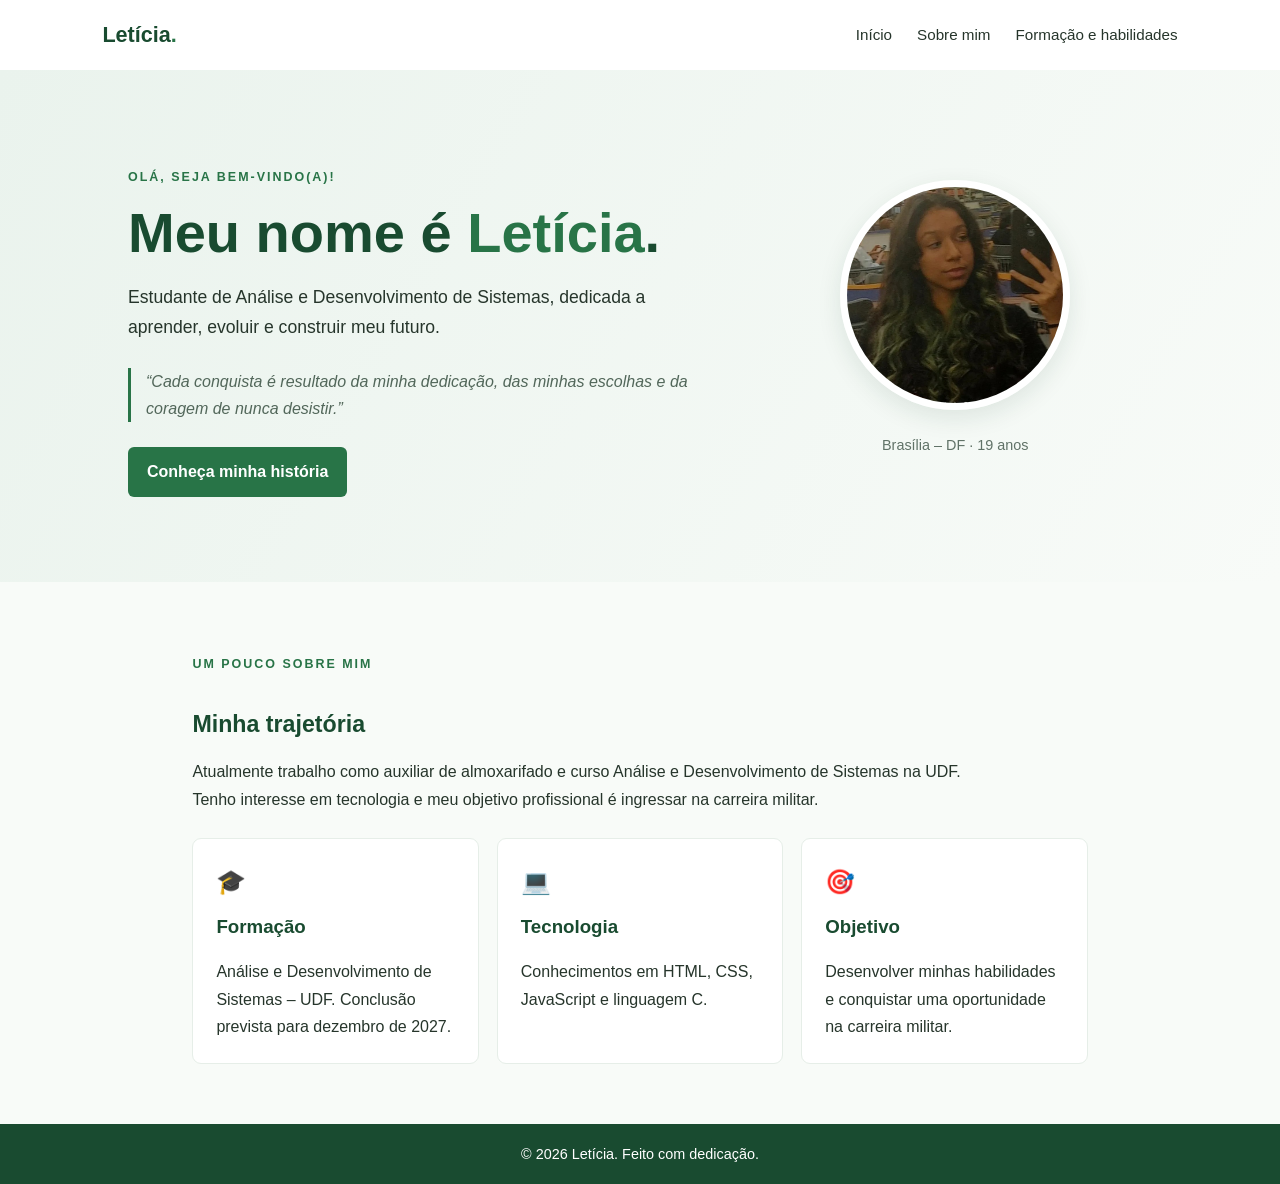
<file: index.html>
<!DOCTYPE html>
<html lang="pt-BR">
<head>
  <meta charset="UTF-8">
  <meta name="viewport" content="width=device-width, initial-scale=1.0">
  <meta name="description" content="Portfólio pessoal de Letícia, estudante de Análise e Desenvolvimento de Sistemas.">
  <title>Letícia | Meu Portfólio</title>
  <link rel="stylesheet" href="css/style.css">
  <script src="js/script.js" defer></script>
</head>
<body>
  <header class="cabecalho">
    <a class="logo" href="index.html">Letícia<span>.</span></a>
    <button class="menu-btn" id="menuBtn" aria-label="Abrir menu" aria-expanded="false">☰</button>
    <nav id="menu" class="menu">
      <a href="index.html">Início</a>
      <a href="pages/sobre.html">Sobre mim</a>
      <a href="pages/projetos.html">Formação e habilidades</a>
    </nav>
  </header>

  <main>
    <section class="destaque">
      <div class="apresentacao">
        <p class="etiqueta">OLÁ, SEJA BEM-VINDO(A)!</p>
        <h1>Meu nome é <span>Letícia</span>.</h1>
        <p class="subtitulo">Estudante de Análise e Desenvolvimento de Sistemas, dedicada a aprender, evoluir e construir meu futuro.</p>
        <p class="frase">“Cada conquista é resultado da minha dedicação, das minhas escolhas e da coragem de nunca desistir.”</p>
        <a class="botao" href="pages/sobre.html">Conheça minha história</a>
      </div>
      <div class="foto-area">
        <img src="images/minha-foto.jpg" alt="Foto de Letícia" class="foto-perfil"
             onerror="this.style.display='none'; this.nextElementSibling.style.display='flex';">
        <div class="foto-placeholder">Sua foto<br> aqui</div>
        <p>Brasília – DF · 19 anos</p>
      </div>
    </section>

    <section class="secao">
      <p class="etiqueta">UM POUCO SOBRE MIM</p>
      <h2>Minha trajetória</h2>
      <p class="texto-intro">Atualmente trabalho como auxiliar de almoxarifado e curso Análise e Desenvolvimento de Sistemas na UDF. Tenho interesse em tecnologia e meu objetivo profissional é ingressar na carreira militar.</p>
      <div class="cartoes">
        <article class="cartao"><div class="icone">🎓</div><h3>Formação</h3><p>Análise e Desenvolvimento de Sistemas – UDF. Conclusão prevista para dezembro de 2027.</p></article>
        <article class="cartao"><div class="icone">💻</div><h3>Tecnologia</h3><p>Conhecimentos em HTML, CSS, JavaScript e linguagem C.</p></article>
        <article class="cartao"><div class="icone">🎯</div><h3>Objetivo</h3><p>Desenvolver minhas habilidades e conquistar uma oportunidade na carreira militar.</p></article>
      </div>
    </section>
  </main>

  <footer><p>© <span id="ano"></span> Letícia. Feito com dedicação.</p></footer>
</body>
</html>
</file>
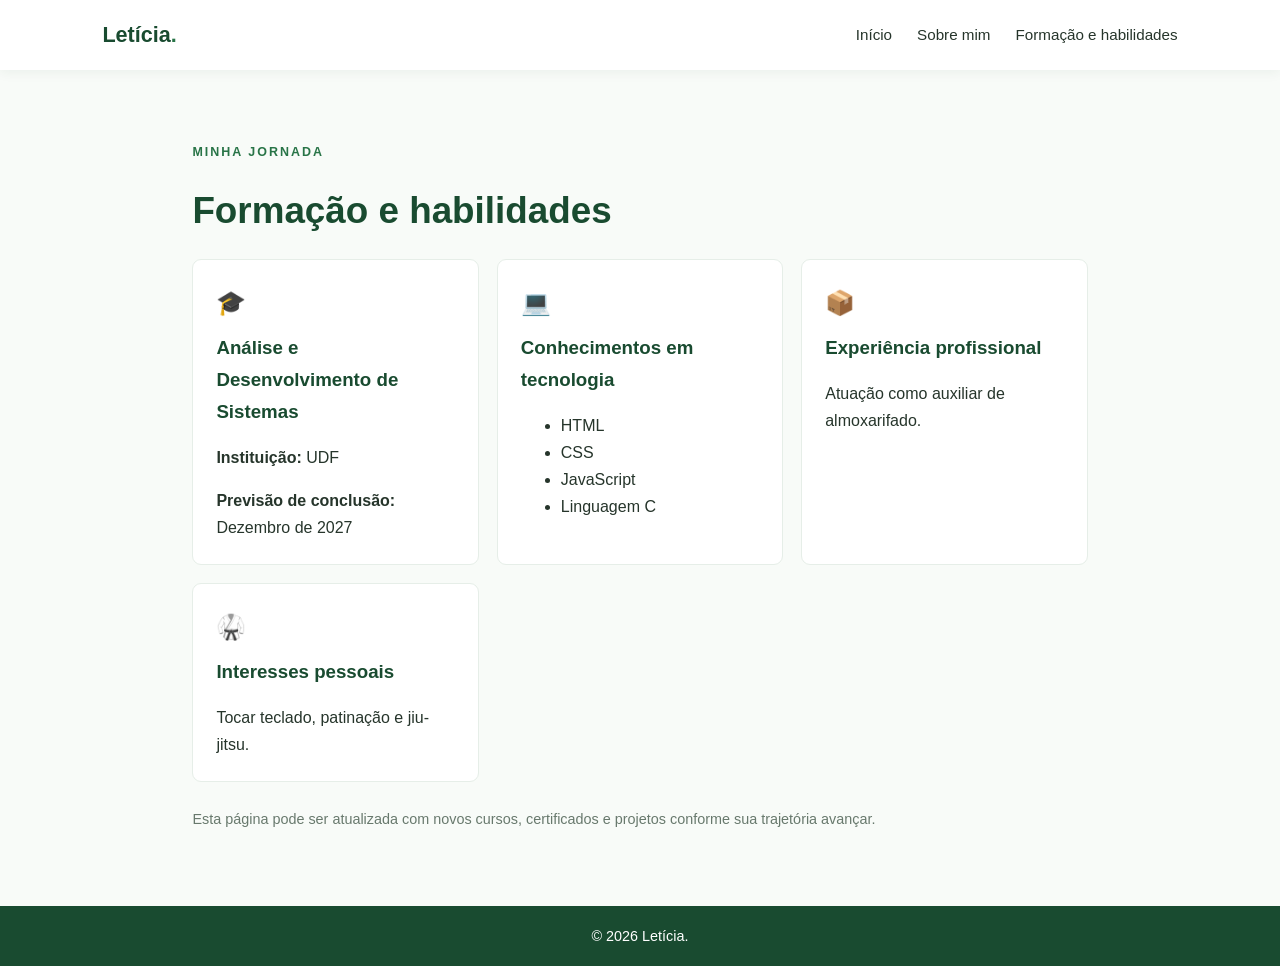
<file: pages/projetos.html>
<!DOCTYPE html>
<html lang="pt-BR">
<head>
  <meta charset="UTF-8">
  <meta name="viewport" content="width=device-width, initial-scale=1.0">
  <title>Formação e habilidades | Letícia</title>
  <link rel="stylesheet" href="../css/style.css">
  <script src="../js/script.js" defer></script>
</head>
<body>
  <header class="cabecalho">
    <a class="logo" href="../index.html">Letícia<span>.</span></a>
    <button class="menu-btn" id="menuBtn" aria-label="Abrir menu" aria-expanded="false">☰</button>
    <nav id="menu" class="menu">
      <a href="../index.html">Início</a><a href="sobre.html">Sobre mim</a><a href="projetos.html">Formação e habilidades</a>
    </nav>
  </header>
  <main class="secao pagina">
    <p class="etiqueta">MINHA JORNADA</p>
    <h1>Formação e habilidades</h1>
    <div class="cartoes">
      <article class="cartao">
        <div class="icone">🎓</div><h3>Análise e Desenvolvimento de Sistemas</h3>
        <p><strong>Instituição:</strong> UDF</p>
        <p><strong>Previsão de conclusão:</strong> Dezembro de 2027</p>
      </article>
      <article class="cartao">
        <div class="icone">💻</div><h3>Conhecimentos em tecnologia</h3>
        <ul><li>HTML</li><li>CSS</li><li>JavaScript</li><li>Linguagem C</li></ul>
      </article>
      <article class="cartao">
        <div class="icone">📦</div><h3>Experiência profissional</h3>
        <p>Atuação como auxiliar de almoxarifado.</p>
      </article>
      <article class="cartao">
        <div class="icone">🥋</div><h3>Interesses pessoais</h3>
        <p>Tocar teclado, patinação e jiu-jitsu.</p>
      </article>
    </div>
    <p class="observacao">Esta página pode ser atualizada com novos cursos, certificados e projetos conforme sua trajetória avançar.</p>
  </main>
  <footer><p>© <span id="ano"></span> Letícia.</p></footer>
</body>
</html>
</file>
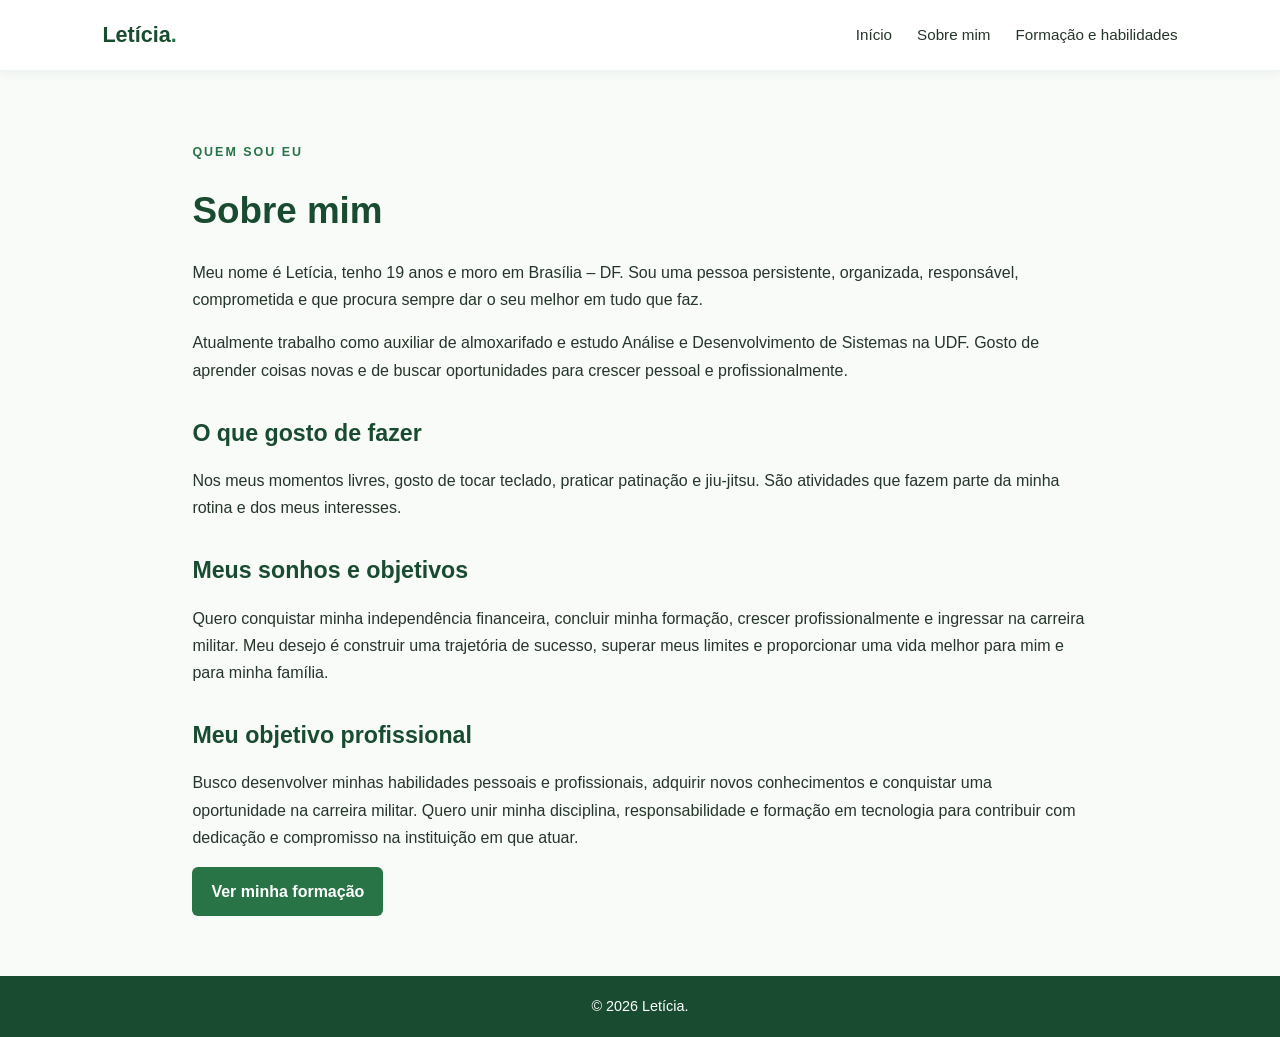
<file: pages/sobre.html>
<!DOCTYPE html>
<html lang="pt-BR">
<head>
  <meta charset="UTF-8">
  <meta name="viewport" content="width=device-width, initial-scale=1.0">
  <title>Sobre mim | Letícia</title>
  <link rel="stylesheet" href="../css/style.css">
  <script src="../js/script.js" defer></script>
</head>
<body>
  <header class="cabecalho">
    <a class="logo" href="../index.html">Letícia<span>.</span></a>
    <button class="menu-btn" id="menuBtn" aria-label="Abrir menu" aria-expanded="false">☰</button>
    <nav id="menu" class="menu">
      <a href="../index.html">Início</a><a href="sobre.html">Sobre mim</a><a href="projetos.html">Formação e habilidades</a>
    </nav>
  </header>
  <main class="secao pagina">
    <p class="etiqueta">QUEM SOU EU</p>
    <h1>Sobre mim</h1>
    <p>Meu nome é Letícia, tenho 19 anos e moro em Brasília – DF. Sou uma pessoa persistente, organizada, responsável, comprometida e que procura sempre dar o seu melhor em tudo que faz.</p>
    <p>Atualmente trabalho como auxiliar de almoxarifado e estudo Análise e Desenvolvimento de Sistemas na UDF. Gosto de aprender coisas novas e de buscar oportunidades para crescer pessoal e profissionalmente.</p>
    <h2>O que gosto de fazer</h2>
    <p>Nos meus momentos livres, gosto de tocar teclado, praticar patinação e jiu-jitsu. São atividades que fazem parte da minha rotina e dos meus interesses.</p>
    <h2>Meus sonhos e objetivos</h2>
    <p>Quero conquistar minha independência financeira, concluir minha formação, crescer profissionalmente e ingressar na carreira militar. Meu desejo é construir uma trajetória de sucesso, superar meus limites e proporcionar uma vida melhor para mim e para minha família.</p>
    <h2>Meu objetivo profissional</h2>
    <p>Busco desenvolver minhas habilidades pessoais e profissionais, adquirir novos conhecimentos e conquistar uma oportunidade na carreira militar. Quero unir minha disciplina, responsabilidade e formação em tecnologia para contribuir com dedicação e compromisso na instituição em que atuar.</p>
    <a class="botao" href="projetos.html">Ver minha formação</a>
  </main>
  <footer><p>© <span id="ano"></span> Letícia.</p></footer>
</body>
</html>
</file>
<file: css/style.css>
:root {
  --verde: #287447;
  --verde-escuro: #194b30;
  --verde-claro: #eaf3ed;
  --fundo: #f8fbf8;
  --texto: #26352b;
  --branco: #ffffff;
}
* { box-sizing: border-box; }
html { scroll-behavior: smooth; }
body { margin: 0; font-family: Arial, Helvetica, sans-serif; background: var(--fundo); color: var(--texto); line-height: 1.7; }
.cabecalho { min-height: 70px; padding: 14px 8%; display: flex; align-items: center; justify-content: space-between; background: var(--branco); box-shadow: 0 2px 12px #173d2510; }
.logo { color: var(--verde-escuro); font-size: 1.35rem; font-weight: 700; text-decoration: none; }
.logo span, .destaque h1 span { color: var(--verde); }
.menu { display: flex; gap: 25px; }
.menu a { color: var(--texto); text-decoration: none; font-size: .95rem; }
.menu a:hover { color: var(--verde); }
.menu-btn { display: none; border: 0; background: none; color: var(--verde); font-size: 1.7rem; cursor: pointer; }
.destaque { display: grid; grid-template-columns: 1.5fr 1fr; align-items: center; gap: 40px; padding: 85px 10%; background: linear-gradient(120deg, var(--verde-claro), var(--fundo)); }
.etiqueta { color: var(--verde); font-size: .78rem; font-weight: bold; letter-spacing: 2px; }
.destaque h1 { margin: 10px 0; color: var(--verde-escuro); font-size: clamp(2.2rem, 5vw, 3.5rem); line-height: 1.15; }
.subtitulo { max-width: 600px; font-size: 1.1rem; }
.frase { max-width: 570px; padding-left: 15px; border-left: 3px solid var(--verde); font-style: italic; color: #52675a; margin: 25px 0; }
.botao { display: inline-block; padding: 11px 19px; background: var(--verde); color: white; border-radius: 6px; text-decoration: none; font-weight: bold; }
.botao:hover { background: var(--verde-escuro); }
.foto-area { text-align: center; }
.foto-perfil, .foto-placeholder { width: 230px; height: 230px; margin: auto; border-radius: 50%; object-fit: cover; border: 7px solid white; box-shadow: 0 8px 25px #183d251a; }
.foto-placeholder { display: none; align-items: center; justify-content: center; background: #dcebe0; color: var(--verde-escuro); font-weight: bold; }
.foto-area p { color: #607267; font-size: .9rem; }
.secao { max-width: 1100px; margin: auto; padding: 60px 8%; }
.secao h1, .secao h2 { color: var(--verde-escuro); line-height: 1.25; }
.secao h1 { font-size: 2.3rem; }
.secao h2 { margin-top: 35px; font-size: 1.45rem; }
.texto-intro { max-width: 780px; }
.cartoes { display: grid; grid-template-columns: repeat(auto-fit, minmax(220px, 1fr)); gap: 18px; margin-top: 25px; }
.cartao { padding: 23px; background: var(--branco); border: 1px solid #e6eee8; border-radius: 9px; }
.cartao h3 { margin: 8px 0; color: var(--verde-escuro); }
.cartao p { margin-bottom: 0; }
.icone { font-size: 1.5rem; }
.pagina { min-height: calc(100vh - 140px); }
.observacao { margin-top: 25px; color: #68796d; font-size: .9rem; }
footer { padding: 18px; background: var(--verde-escuro); color: white; text-align: center; font-size: .9rem; }
footer p { margin: 0; }
@media (max-width: 700px) {
  .cabecalho { padding: 13px 5%; flex-wrap: wrap; }
  .menu-btn { display: block; }
  .menu { display: none; width: 100%; flex-direction: column; gap: 12px; padding: 15px 0 5px; }
  .menu.aberto { display: flex; }
  .destaque { grid-template-columns: 1fr; text-align: center; padding: 55px 7%; gap: 25px; }
  .frase { margin-left: auto; margin-right: auto; text-align: left; }
  .secao { padding: 42px 6%; }
  .secao h1 { font-size: 2rem; }
}
</file>
